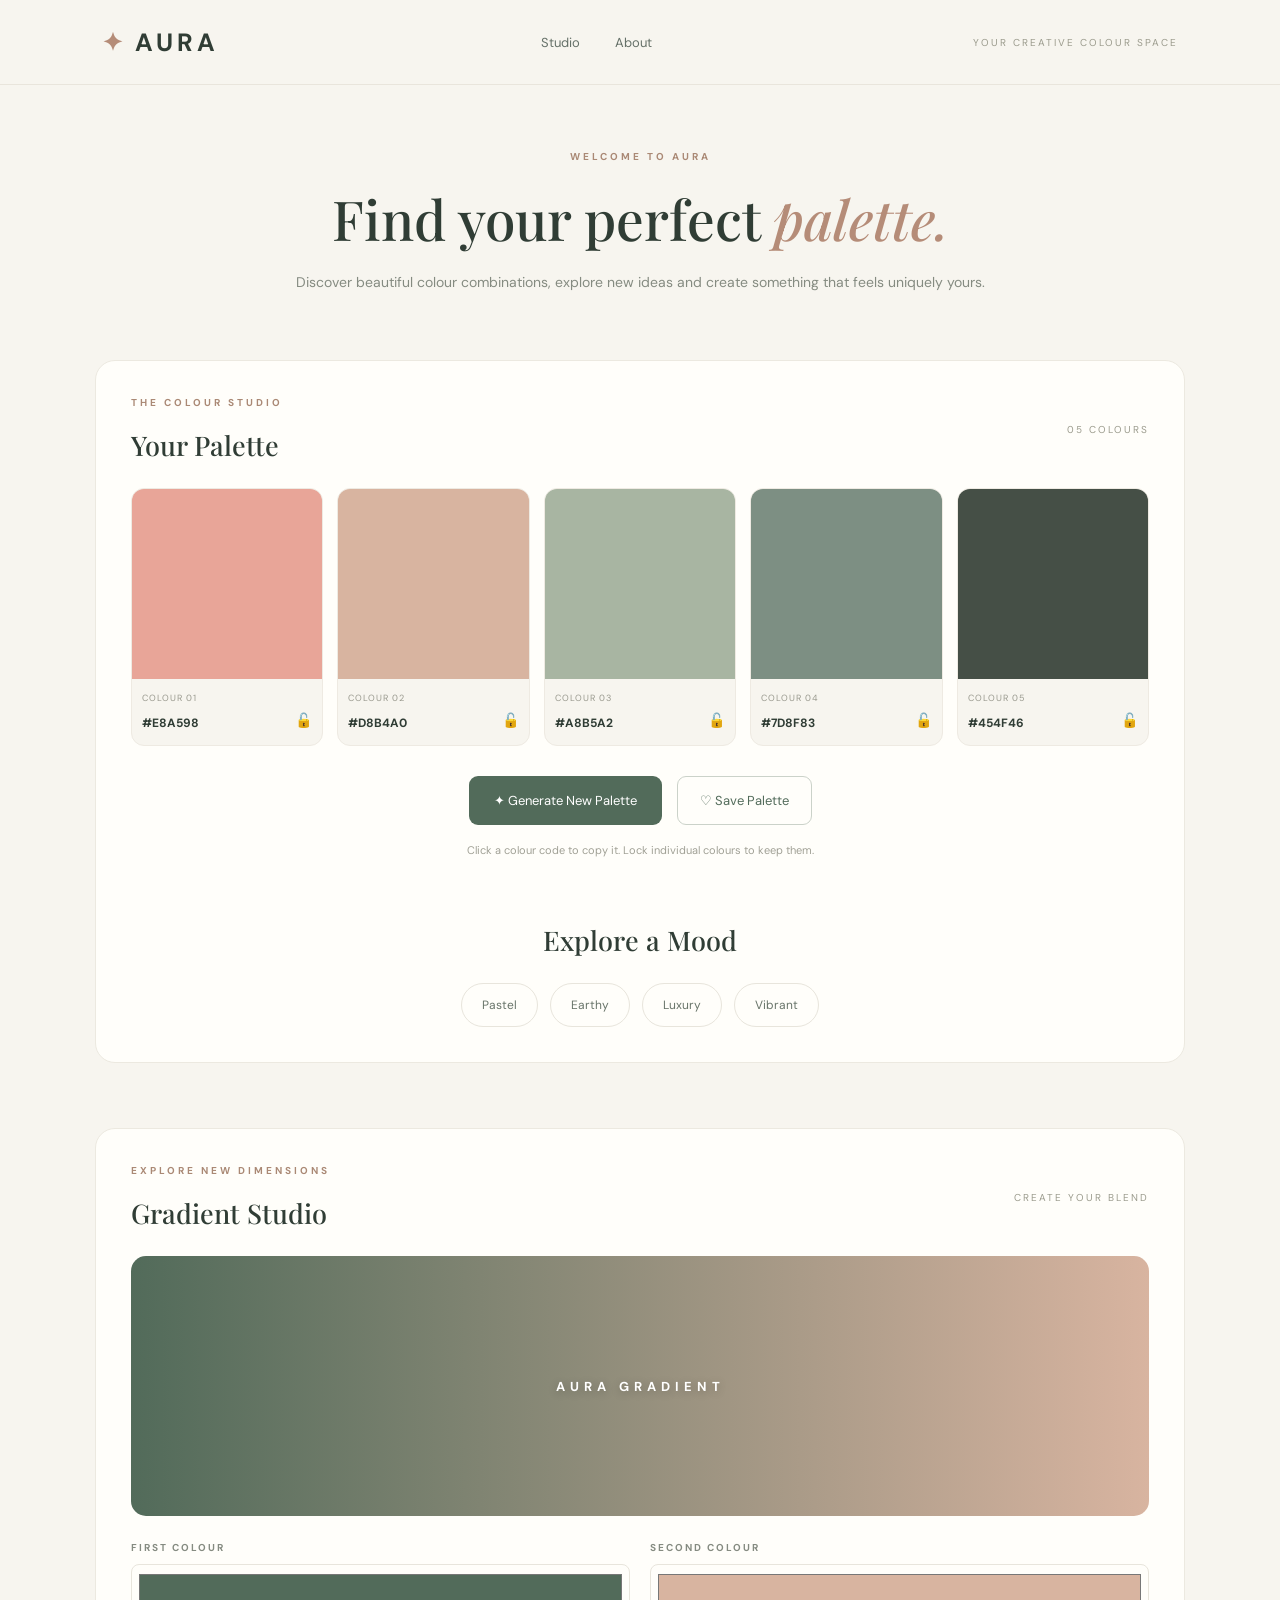
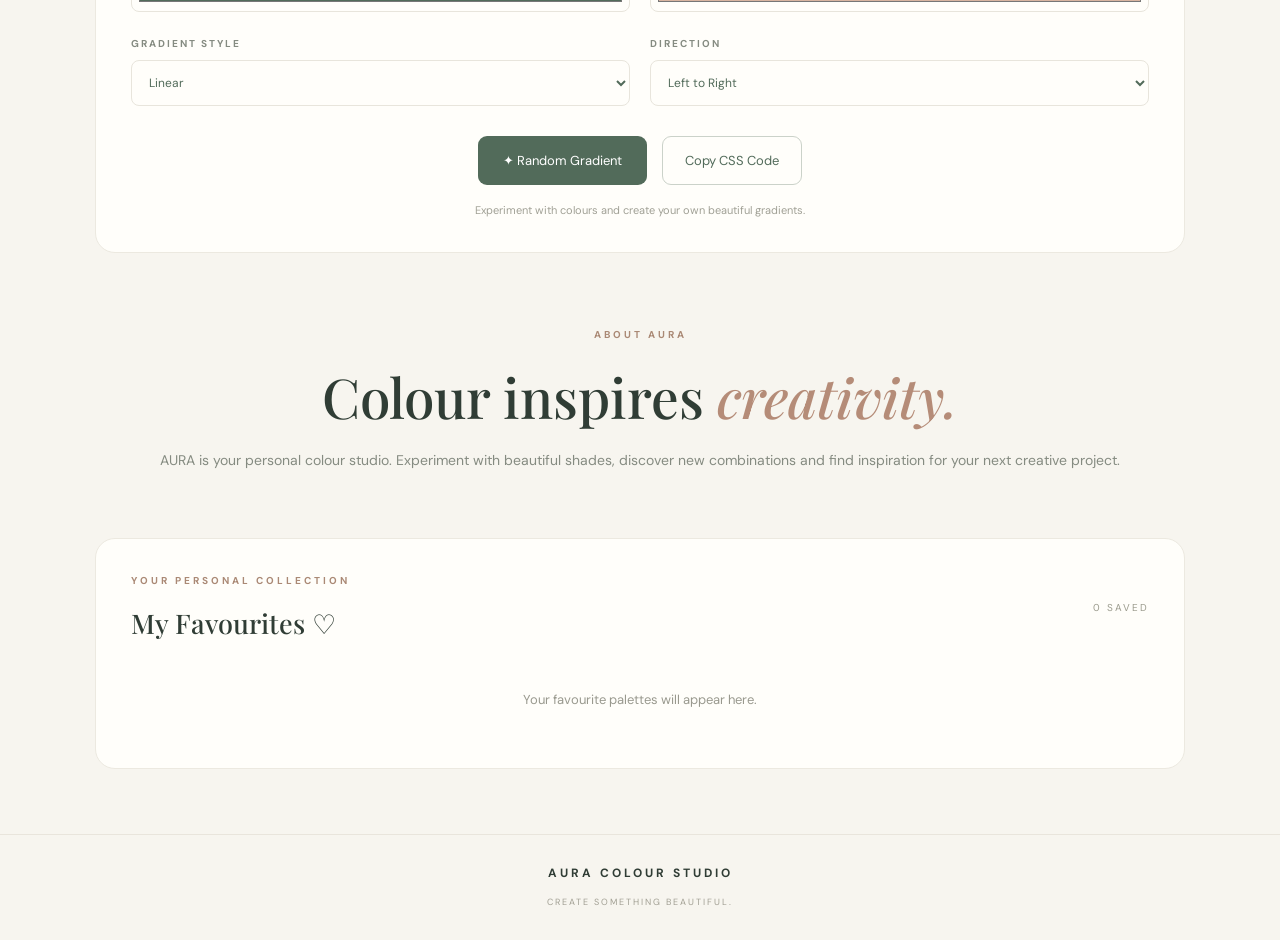
<file: AuraPaletteStudio/index.html>
<!DOCTYPE html>

<html lang="en">

<head>
    <meta charset="UTF-8">
    <meta name="viewport" content="width=device-width, initial-scale=1.0">


<title>AURA | Colour Palette Studio</title>

<link rel="stylesheet" href="style.css">


</head>

<body>


<!-- NAVIGATION -->
<header class="navbar">

    <div class="logo">
        <span class="logo-icon">✦</span>AURA
    </div>

    <nav>
        <a href="#studio">Studio</a>
        <a href="#about">About</a>
    </nav>

    <div class="header-label">
        YOUR CREATIVE COLOUR SPACE
    </div>

</header>


<!-- MAIN CONTAINER -->
<main class="container">

    <!-- INTRODUCTION -->
    <section class="intro">

        <p class="eyebrow">WELCOME TO AURA</p>

        <h1>Find your perfect <span>palette.</span></h1>

        <p class="description">
            Discover beautiful colour combinations, explore new ideas
            and create something that feels uniquely yours.
        </p>

    </section>


    <!-- PALETTE GENERATOR -->
    <section class="palette-section" id="studio">

        <div class="section-heading">

            <div>
                <p class="eyebrow">THE COLOUR STUDIO</p>
                <h2>Your Palette</h2>
            </div>

            <span class="palette-count">05 COLOURS</span>

        </div>


        <!-- COLOUR CARDS -->
        <div class="palette" id="palette">

            <div class="colour-card">

                <div class="colour-preview"></div>

                <div class="colour-info">
                    <span>COLOUR 01</span>
                    <strong>#E8A598</strong>
                    <button class="colour-lock" type="button">🔓</button>
                </div>

            </div>


            <div class="colour-card">

                <div class="colour-preview"></div>

                <div class="colour-info">
                    <span>COLOUR 02</span>
                    <strong>#D8B4A0</strong>
                    <button class="colour-lock" type="button">🔓</button>
                </div>

            </div>


            <div class="colour-card">

                <div class="colour-preview"></div>

                <div class="colour-info">
                    <span>COLOUR 03</span>
                    <strong>#A8B5A2</strong>
                    <button class="colour-lock" type="button">🔓</button>
                </div>

            </div>


            <div class="colour-card">

                <div class="colour-preview"></div>

                <div class="colour-info">
                    <span>COLOUR 04</span>
                    <strong>#7D8F83</strong>
                    <button class="colour-lock" type="button">🔓</button>
                </div>

            </div>


            <div class="colour-card">

                <div class="colour-preview"></div>

                <div class="colour-info">
                    <span>COLOUR 05</span>
                    <strong>#454F46</strong>
                    <button class="colour-lock" type="button">🔓</button>
                </div>

            </div>

        </div>


        <!-- ACTION BUTTONS -->
        <div class="palette-actions">

            <button id="generateBtn" class="generate-btn" type="button">
                ✦ Generate New Palette
            </button>

            <button id="saveBtn" class="secondary-btn" type="button">
                ♡ Save Palette
            </button>

        </div>


        <p class="hint">
            Click a colour code to copy it. Lock individual colours to keep them.
        </p>


        <!-- THEME OPTIONS -->
        <div class="theme-section">

            <h2>Explore a Mood</h2>

            <div class="theme-list">

                <button class="theme-btn" data-theme="pastel" type="button">
                    Pastel
                </button>

                <button class="theme-btn" data-theme="earthy" type="button">
                    Earthy
                </button>

                <button class="theme-btn" data-theme="luxury" type="button">
                    Luxury
                </button>

                <button class="theme-btn" data-theme="vibrant" type="button">
                    Vibrant
                </button>

            </div>

        </div>

    </section>

<!-- GRADIENT GENERATOR -->

<section class="gradient-section" id="gradients">


<div class="section-heading">

    <div>
        <p class="eyebrow">EXPLORE NEW DIMENSIONS</p>
        <h2>Gradient Studio</h2>
    </div>

    <span class="palette-count">CREATE YOUR BLEND</span>

</div>

<!-- GRADIENT PREVIEW -->
<div class="gradient-preview" id="gradientPreview">
    <span>AURA GRADIENT</span>
</div>

<!-- COLOUR CONTROLS -->
<div class="gradient-controls">

    <div class="gradient-colour">

        <label for="gradientColour1">FIRST COLOUR</label>

        <input type="color" id="gradientColour1" value="#526b5a">

    </div>

    <div class="gradient-colour">

        <label for="gradientColour2">SECOND COLOUR</label>

        <input type="color" id="gradientColour2" value="#d8b4a0">

    </div>

</div>

<!-- GRADIENT OPTIONS -->
<div class="gradient-options">

    <div class="gradient-option">

        <label for="gradientType">GRADIENT STYLE</label>

        <select id="gradientType">

            <option value="linear">Linear</option>

            <option value="radial">Radial</option>

        </select>

    </div>

    <div class="gradient-option">

        <label for="gradientDirection">DIRECTION</label>

        <select id="gradientDirection">

            <option value="to right">Left to Right</option>

            <option value="to left">Right to Left</option>

            <option value="to bottom">Top to Bottom</option>

            <option value="to top">Bottom to Top</option>

            <option value="135deg">Diagonal</option>

            <option value="45deg">Opposite Diagonal</option>

        </select>

    </div>

</div>

<!-- GRADIENT BUTTONS -->
<div class="gradient-actions">

    <button id="randomGradientBtn" class="generate-btn" type="button">
        ✦ Random Gradient
    </button>

    <button id="copyGradientBtn" class="secondary-btn" type="button">
        Copy CSS Code
    </button>

</div>

<p class="hint" id="gradientMessage">
    Experiment with colours and create your own beautiful gradients.
</p>


</section>


    <!-- ABOUT -->
    <section class="intro" id="about" style="margin-top: 75px;">

        <p class="eyebrow">ABOUT AURA</p>

        <h1>Colour inspires <span>creativity.</span></h1>

        <p class="description">
            AURA is your personal colour studio. Experiment with
            beautiful shades, discover new combinations and find
            inspiration for your next creative project.
        </p>

    </section>
	
	<!-- MY FAVOURITES SECTION -->

<section class="favourites-section" id="favourites">


<div class="section-heading">

    <div>
        <p class="eyebrow">YOUR PERSONAL COLLECTION</p>
        <h2>My Favourites ♡</h2>
    </div>

    <span class="palette-count" id="favouriteCount">0 SAVED</span>

</div>

<div class="favourites-grid" id="favouritesGrid">

    <p class="empty-message">
        Your favourite palettes will appear here.
    </p>

</div>


</section>


</main>


<!-- FOOTER -->
<footer>

    <p>AURA COLOUR STUDIO</p>

    <span>CREATE SOMETHING BEAUTIFUL.</span>

</footer>


<!-- JAVASCRIPT -->
<script src="script.js"></script>


</body>

</html>
</file>
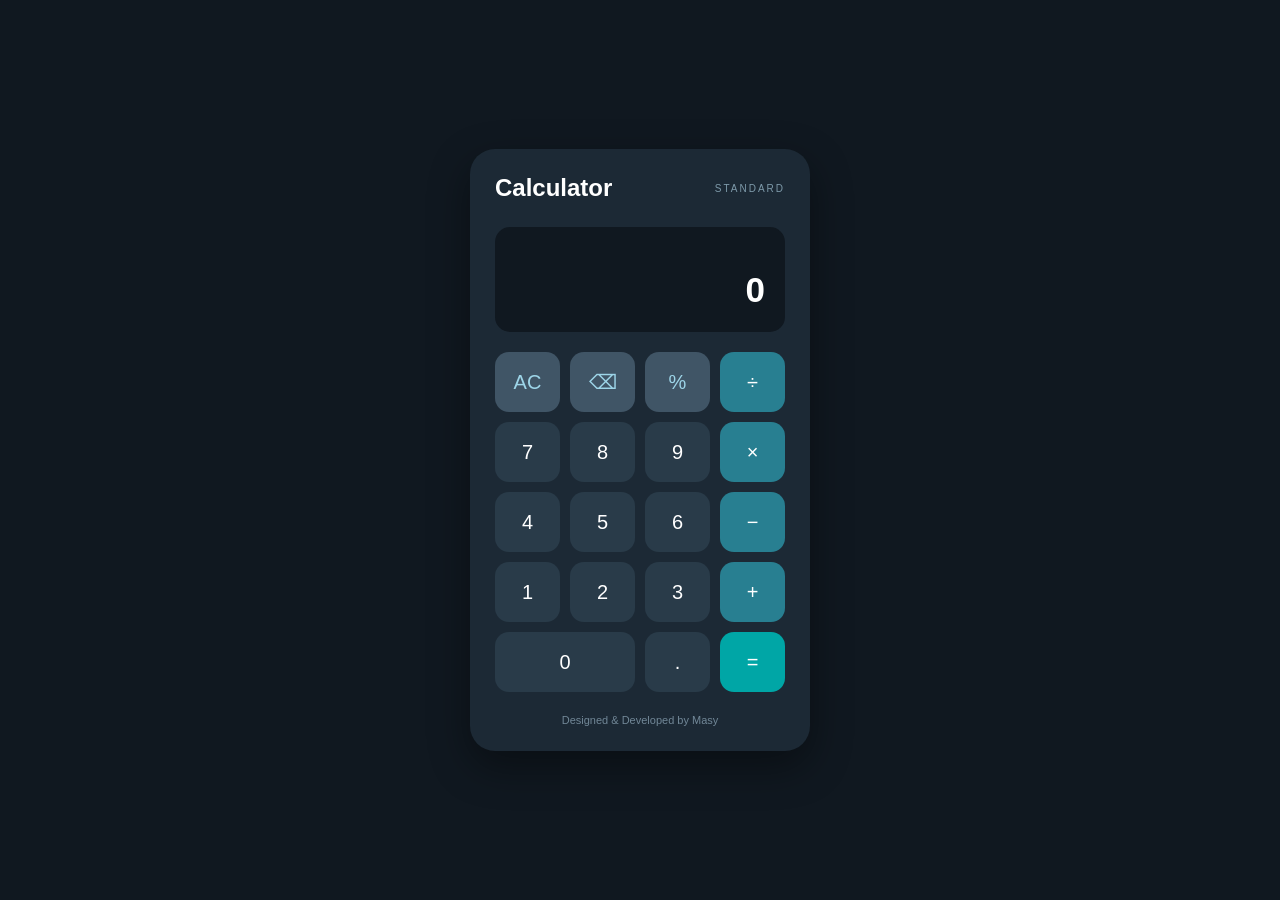
<file: ModernCalculator/index.html>
<!DOCTYPE html>
<html lang="en">
<head>
    <meta charset="UTF-8">
    <meta name="viewport" content="width=device-width, initial-scale=1.0">
    <title>Modern Calculator</title>

    <link rel="stylesheet" href="style.css">
</head>

<body>

    <div class="calculator">

        <div class="calculator-header">
            <h2>Calculator</h2>
            <span>STANDARD</span>
        </div>

        <div class="display">
            <div id="previous"></div>
            <div id="current">0</div>
        </div>

        <div class="buttons">

            <button class="function" data-action="clear">AC</button>
            <button class="function" data-action="delete">⌫</button>
            <button class="function" data-action="percent">%</button>
            <button class="operator" data-operator="/">÷</button>

            <button data-number="7">7</button>
            <button data-number="8">8</button>
            <button data-number="9">9</button>
            <button class="operator" data-operator="*">×</button>

            <button data-number="4">4</button>
            <button data-number="5">5</button>
            <button data-number="6">6</button>
            <button class="operator" data-operator="-">−</button>

            <button data-number="1">1</button>
            <button data-number="2">2</button>
            <button data-number="3">3</button>
            <button class="operator" data-operator="+">+</button>

            <button class="zero" data-number="0">0</button>
            <button data-action="decimal">.</button>
            <button class="equals" data-action="calculate">=</button>

        </div>

        <p class="footer">Designed & Developed by Masy</p>

    </div>

    <script src="script.js"></script>

</body>
</html>
</file>
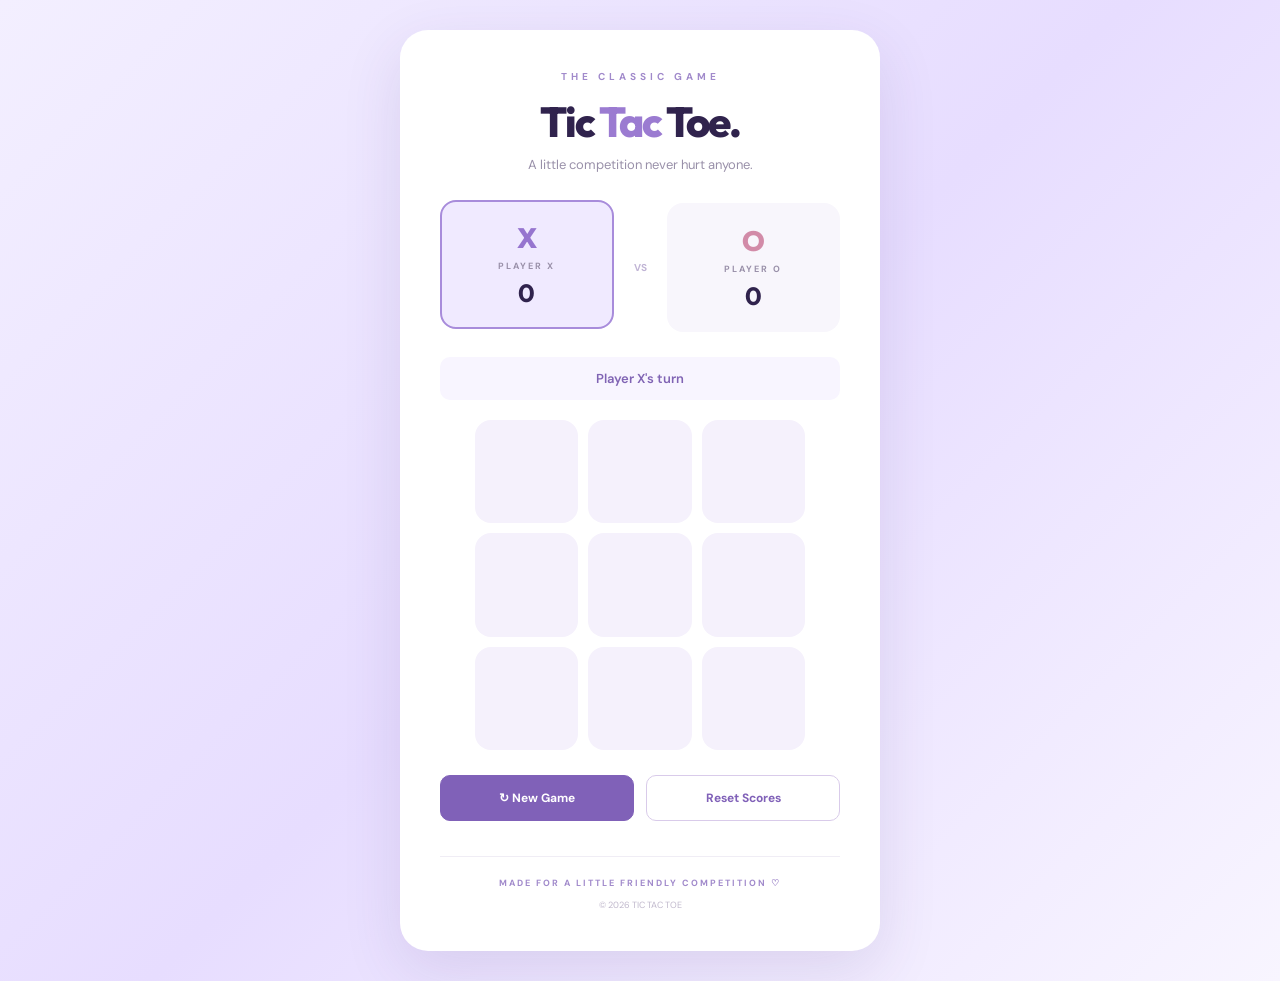
<file: TicTacToeGame/index.html>
<!DOCTYPE html>

<html lang="en">

<head>
    <meta charset="UTF-8">
    <meta name="viewport" content="width=device-width, initial-scale=1.0">


<title>Tic Tac Toe | Play With Friends</title>

<link rel="stylesheet" href="style.css">


</head>

<body>


<main class="game-container">

    <!-- HEADER -->
    <header class="header">

        <p class="eyebrow">THE CLASSIC GAME</p>

        <h1>Tic <span>Tac</span> Toe.</h1>

        <p class="subtitle">
            A little competition never hurt anyone.
        </p>

    </header>


    <!-- SCOREBOARD -->
    <section class="scoreboard">

        <div class="player-score active" id="playerX">

            <span class="player-symbol">X</span>

            <p>PLAYER X</p>

            <h2 id="scoreX">0</h2>

        </div>


        <div class="score-divider">VS</div>


        <div class="player-score" id="playerO">

            <span class="player-symbol">O</span>

            <p>PLAYER O</p>

            <h2 id="scoreO">0</h2>

        </div>

    </section>


    <!-- GAME STATUS -->
    <div class="game-status" id="gameStatus" aria-live="polite">
        Player X's turn
    </div>


    <!-- GAME BOARD -->
    <section class="game-board" id="gameBoard">

        <button class="cell" data-index="0" aria-label="Cell 1"></button>

        <button class="cell" data-index="1" aria-label="Cell 2"></button>

        <button class="cell" data-index="2" aria-label="Cell 3"></button>

        <button class="cell" data-index="3" aria-label="Cell 4"></button>

        <button class="cell" data-index="4" aria-label="Cell 5"></button>

        <button class="cell" data-index="5" aria-label="Cell 6"></button>

        <button class="cell" data-index="6" aria-label="Cell 7"></button>

        <button class="cell" data-index="7" aria-label="Cell 8"></button>

        <button class="cell" data-index="8" aria-label="Cell 9"></button>

    </section>


    <!-- GAME BUTTONS -->
    <div class="game-buttons">

        <button id="newGameBtn" class="new-game-btn">
            ↻ New Game
        </button>

        <button id="resetBtn" class="reset-btn">
            Reset Scores
        </button>

    </div>


    <!-- FOOTER -->
    <footer>

        <p>MADE FOR A LITTLE FRIENDLY COMPETITION ♡</p>

        <span>© 2026 TIC TAC TOE</span>

    </footer>

</main>


<script src="script.js"></script>


</body>

</html>
</file>
<file: AuraPaletteStudio/style.css>
@import url('https://fonts.googleapis.com/css2?family=DM+Sans:wght@400;500;600;700&family=Playfair+Display:wght@500;600;700&display=swap');

* {
  margin: 0;
  padding: 0;
  box-sizing: border-box;
  }

html {
scroll-behavior: smooth;
}

body {
background: #f7f5ef;
color: #303d35;
font-family: 'DM Sans', sans-serif;
}

/* NAVIGATION */

.navbar {
height: 85px;
padding: 0 8%;
display: flex;
align-items: center;
justify-content: space-between;
border-bottom: 1px solid #e9e5dc;
}

.logo {
font-size: 25px;
font-weight: 700;
letter-spacing: 4px;
}

.logo-icon {
color: #b58c78;
margin-right: 8px;
}

nav {
display: flex;
gap: 35px;
}

nav a {
text-decoration: none;
color: #657068;
font-size: 13px;
transition: 0.3s;
}

nav a:hover {
color: #b58c78;
}

.header-label {
font-size: 10px;
letter-spacing: 2px;
color: #9b9b8d;
}

/* MAIN CONTAINER */

.container {
max-width: 1150px;
margin: auto;
padding: 65px 30px;
}

/* INTRODUCTION */

.intro {
text-align: center;
margin-bottom: 65px;
}

.eyebrow {
color: #aa8975;
font-size: 10px;
font-weight: 700;
letter-spacing: 3px;
margin-bottom: 18px;
}

.intro h1 {
font-family: 'Playfair Display', serif;
font-size: clamp(35px, 5vw, 55px);
font-weight: 500;
margin-bottom: 15px;
}

.intro h1 span {
color: #b58c78;
font-style: italic;
}

.description {
color: #858b81;
font-size: 14px;
line-height: 1.8;
}

/* PALETTE SECTION */

.palette-section {
background: #fffefa;
padding: 35px;
border-radius: 20px;
border: 1px solid #ece9e0;
}

.section-heading {
display: flex;
justify-content: space-between;
align-items: center;
margin-bottom: 25px;
}

.section-heading h2,
.theme-section h2 {
font-family: 'Playfair Display', serif;
font-size: 27px;
font-weight: 500;
}

.palette-count {
color: #9b9b8d;
font-size: 10px;
letter-spacing: 2px;
}

/* COLOUR CARDS */

.palette {
display: grid;
grid-template-columns: repeat(5, 1fr);
gap: 14px;
}

.colour-card {
overflow: hidden;
border-radius: 13px;
background: #f7f5ef;
border: 1px solid #eeeae2;
transition: transform 0.3s;
}

.colour-card:hover {
transform: translateY(-5px);
}

.colour-preview {
height: 190px;
background: #e8a598;
}

.colour-info {
padding: 13px 10px;
}

.colour-info span {
display: block;
color: #99998e;
font-size: 9px;
letter-spacing: 1px;
margin-bottom: 7px;
}

.colour-info strong {
font-size: 12px;
cursor: pointer;
}

/* BUTTONS */

.palette-actions {
display: flex;
justify-content: center;
gap: 15px;
margin-top: 30px;
}

button {
font-family: 'DM Sans', sans-serif;
cursor: pointer;
transition: 0.3s;
}

.generate-btn {
background: #526b5a;
color: white;
border: none;
padding: 15px 25px;
border-radius: 9px;
font-size: 13px;
}

.generate-btn:hover {
background: #3e5546;
transform: translateY(-2px);
}

.secondary-btn {
background: transparent;
color: #526b5a;
border: 1px solid #cbd2c9;
padding: 15px 22px;
border-radius: 9px;
font-size: 13px;
}

.secondary-btn:hover {
background: #edf0eb;
}

.hint {
text-align: center;
color: #a0a095;
font-size: 11px;
margin-top: 18px;
}

/* THEME SECTION */

.theme-section {
margin-top: 65px;
text-align: center;
}

.theme-section h2 {
margin-bottom: 25px;
}

.theme-list {
display: flex;
justify-content: center;
flex-wrap: wrap;
gap: 12px;
}

.theme-btn {
background: #fffefa;
border: 1px solid #e8e5dc;
color: #687469;
border-radius: 30px;
padding: 13px 20px;
font-size: 12px;
}

.theme-btn:hover {
background: #526b5a;
color: white;
border-color: #526b5a;
}

/* FOOTER */

footer {
border-top: 1px solid #e9e5dc;
padding: 30px;
text-align: center;
}

footer p {
font-size: 12px;
font-weight: 700;
letter-spacing: 3px;
margin-bottom: 8px;
}

footer span {
color: #a19f93;
font-size: 9px;
letter-spacing: 2px;
}

/* RESPONSIVE DESIGN */

@media (max-width: 700px) {

```
.navbar {
    padding: 0 20px;
}

.header-label {
    display: none;
}

nav {
    gap: 15px;
}

.container {
    padding: 45px 15px;
}

.palette-section {
    padding: 20px;
}

.palette {
    grid-template-columns: repeat(2, 1fr);
}

.colour-preview {
    height: 130px;
}

.palette-actions {
    flex-direction: column;
}

.section-heading h2 {
    font-size: 22px;
}


}

@media (max-width: 380px) {


.palette {
    grid-template-columns: 1fr;
}


}

/* INDIVIDUAL COLOUR LOCKING */

.colour-info {
    position: relative;
}

.colour-lock {
    float: right;
    background: transparent;
    border: none;
    font-size: 14px;
    padding: 0;
    cursor: pointer;
}

.colour-lock:hover {
    transform: scale(1.15);
}

.colour-card.locked {
    border: 2px solid #526b5a;
}

/* MY FAVOURITES SECTION */

.favourites-section {
    margin-top: 65px;
    background: #fffefa;
    padding: 35px;
    border-radius: 20px;
    border: 1px solid #ece9e0;
}

.favourites-grid {
    display: grid;
    grid-template-columns: repeat(2, 1fr);
    gap: 20px;
    margin-top: 25px;
}

.favourite-card {
    background: #f7f5ef;
    border: 1px solid #eeeae2;
    border-radius: 12px;
    padding: 15px;
}

.favourite-colours {
    display: flex;
    height: 75px;
    overflow: hidden;
    border-radius: 8px;
    margin-bottom: 15px;
}

.favourite-colours div {
    flex: 1;
}

.favourite-actions {
    display: flex;
    gap: 10px;
}

.favourite-actions button {
    flex: 1;
    padding: 10px;
    border-radius: 7px;
    font-size: 11px;
}

.use-palette {
    background: #526b5a;
    color: white;
    border: none;
}

.delete-palette {
    background: transparent;
    color: #a46f6f;
    border: 1px solid #d9c5c0;
}

.empty-message {
    color: #99998e;
    font-size: 13px;
    text-align: center;
    padding: 25px;
    grid-column: 1 / -1;
}

@media (max-width: 600px) {
    .favourites-grid {
        grid-template-columns: 1fr;
    }

    .favourites-section {
        padding: 20px;
    }
}

/* ========================================
   GRADIENT STUDIO
======================================== */

.gradient-section {
    margin-top: 65px;
    background: #fffefa;
    padding: 35px;
    border-radius: 20px;
    border: 1px solid #ece9e0;
}

.gradient-preview {
    height: 260px;
    border-radius: 15px;
    background: linear-gradient(to right, #526b5a, #d8b4a0);
    display: flex;
    justify-content: center;
    align-items: center;
    margin-top: 25px;
    overflow: hidden;
}

.gradient-preview span {
    color: white;
    font-size: 13px;
    font-weight: 700;
    letter-spacing: 5px;
    text-shadow: 0 2px 8px rgba(0, 0, 0, 0.25);
}

.gradient-controls {
    display: flex;
    gap: 20px;
    margin-top: 25px;
}

.gradient-colour {
    flex: 1;
    display: flex;
    flex-direction: column;
    gap: 10px;
}

.gradient-colour label,
.gradient-option label {
    font-size: 10px;
    letter-spacing: 2px;
    color: #858b81;
    font-weight: 700;
}

.gradient-colour input {
    width: 100%;
    height: 48px;
    border: 1px solid #e8e5dc;
    border-radius: 8px;
    padding: 5px;
    background: #fffefa;
    cursor: pointer;
}

.gradient-options {
    display: flex;
    gap: 20px;
    margin-top: 25px;
}

.gradient-option {
    flex: 1;
    display: flex;
    flex-direction: column;
    gap: 10px;
}

.gradient-option select {
    padding: 13px;
    border: 1px solid #e8e5dc;
    border-radius: 8px;
    background: #fffefa;
    color: #526b5a;
    font-family: 'DM Sans', sans-serif;
    font-size: 12px;
    outline: none;
}

.gradient-actions {
    display: flex;
    justify-content: center;
    gap: 15px;
    margin-top: 30px;
}

@media (max-width: 600px) {

    .gradient-section {
        padding: 20px;
    }

    .gradient-controls,
    .gradient-options {
        flex-direction: column;
    }

    .gradient-actions {
        flex-direction: column;
    }

    .gradient-preview {
        height: 190px;
    }

}
</file>
<file: ModernCalculator/style.css>
* {
    margin: 0;
    padding: 0;
    box-sizing: border-box;
}

body {
    min-height: 100vh;
    display: flex;
    justify-content: center;
    align-items: center;
    background: #101820;
    font-family: Arial, sans-serif;
}

.calculator {
    width: 340px;
    padding: 25px;
    background: #1c2935;
    border-radius: 25px;
    box-shadow: 0 15px 40px rgba(0,0,0,0.4);
}

.calculator-header {
    display: flex;
    justify-content: space-between;
    align-items: center;
    color: white;
    margin-bottom: 25px;
}

.calculator-header span {
    font-size: 10px;
    letter-spacing: 2px;
    color: #7e9aaa;
}

.display {
    background: #101820;
    padding: 20px;
    border-radius: 15px;
    text-align: right;
    margin-bottom: 20px;
    min-height: 105px;
    display: flex;
    flex-direction: column;
    justify-content: center;
    overflow: hidden;
}

#previous {
    color: #7e9aaa;
    font-size: 15px;
    min-height: 20px;
}

#current {
    color: white;
    font-size: 35px;
    font-weight: bold;
    overflow-wrap: anywhere;
}

.buttons {
    display: grid;
    grid-template-columns: repeat(4, 1fr);
    gap: 10px;
}

button {
    height: 60px;
    border: none;
    border-radius: 14px;
    background: #293b49;
    color: white;
    font-size: 20px;
    cursor: pointer;
    transition: 0.2s;
}

button:hover {
    background: #3a5263;
}

button:active {
    transform: scale(0.94);
}

.function {
    background: #405566;
    color: #9dd5e8;
}

.operator {
    background: #287f91;
}

.operator:hover {
    background: #329db1;
}

.equals {
    background: #00a6a6;
}

.equals:hover {
    background: #00c2bd;
}

.zero {
    grid-column: span 2;
}

.footer {
    color: #718797;
    text-align: center;
    font-size: 11px;
    margin-top: 22px;
}
</file>
<file: TicTacToeGame/style.css>
@import url('https://fonts.googleapis.com/css2?family=DM+Sans:wght@400;500;600;700&family=Outfit:wght@400;500;600;700;800&display=swap');

* {
    margin: 0;
    padding: 0;
    box-sizing: border-box;
}

body {
    min-height: 100vh;
    background: linear-gradient(135deg, #f3efff, #e7ddff, #f8f5ff);
    font-family: 'DM Sans', sans-serif;
    display: flex;
    justify-content: center;
    align-items: center;
    padding: 30px 15px;
    color: #30234d;
}

.game-container {
    width: 100%;
    max-width: 480px;
    background: #ffffff;
    padding: 40px;
    border-radius: 28px;
    box-shadow: 0 20px 60px rgba(77, 52, 125, 0.12);
    text-align: center;
}

/* HEADER */

.header {
    margin-bottom: 30px;
}

.eyebrow {
    font-size: 10px;
    font-weight: 700;
    letter-spacing: 4px;
    color: #a18acb;
    margin-bottom: 12px;
}

.header h1 {
    font-family: 'Outfit', sans-serif;
    font-size: 42px;
    font-weight: 800;
    letter-spacing: -2px;
    color: #30234d;
}

.header h1 span {
    color: #9b7bd1;
}

.subtitle {
    font-size: 13px;
    color: #9990a9;
    margin-top: 8px;
}

/* SCOREBOARD */

.scoreboard {
    display: flex;
    align-items: center;
    justify-content: center;
    gap: 20px;
    margin-bottom: 25px;
}

.player-score {
    flex: 1;
    padding: 18px 10px;
    background: #f8f6fc;
    border: 2px solid transparent;
    border-radius: 16px;
    transition: 0.3s ease;
}

.player-score.active {
    background: #f0eaff;
    border-color: #a88cdb;
    transform: translateY(-3px);
}

.player-symbol {
    font-family: 'Outfit', sans-serif;
    font-size: 28px;
    font-weight: 800;
    color: #9675cf;
}

.player-score:nth-child(3) .player-symbol {
    color: #d28ba8;
}

.player-score p {
    font-size: 9px;
    font-weight: 700;
    letter-spacing: 2px;
    color: #9990a9;
    margin-top: 5px;
}

.player-score h2 {
    font-family: 'Outfit', sans-serif;
    font-size: 25px;
    margin-top: 5px;
    color: #30234d;
}

.score-divider {
    font-size: 10px;
    font-weight: 700;
    color: #c0b4d5;
}

/* GAME STATUS */

.game-status {
    font-size: 13px;
    font-weight: 600;
    color: #8064b4;
    background: #f8f5ff;
    padding: 13px;
    border-radius: 10px;
    margin-bottom: 20px;
}

/* GAME BOARD */

.game-board {
    display: grid;
    grid-template-columns: repeat(3, 1fr);
    gap: 10px;
    width: 100%;
    max-width: 330px;
    margin: 0 auto;
}

.cell {
    aspect-ratio: 1 / 1;
    border: none;
    border-radius: 16px;
    background: #f5f1fc;
    font-family: 'Outfit', sans-serif;
    font-size: 48px;
    font-weight: 800;
    color: #9675cf;
    cursor: pointer;
    transition: 0.2s ease;
}

.cell:hover:not(:disabled) {
    background: #ece3fc;
    transform: scale(1.04);
}

.cell.x {
    color: #9675cf;
}

.cell.o {
    color: #d28ba8;
}

.cell:disabled {
    cursor: default;
}

.cell.winner {
    background: #e7dcfb;
    box-shadow: inset 0 0 0 2px #a88cdb;
    animation: winnerPulse 0.6s ease;
}

@keyframes winnerPulse {
    0% {
        transform: scale(1);
    }
    50% {
        transform: scale(1.08);
    }
    100% {
        transform: scale(1);
    }
}

/* BUTTONS */

.game-buttons {
    display: flex;
    gap: 12px;
    margin-top: 25px;
}

.game-buttons button {
    flex: 1;
    padding: 14px 10px;
    border-radius: 10px;
    font-family: 'DM Sans', sans-serif;
    font-size: 12px;
    font-weight: 700;
    cursor: pointer;
    transition: 0.2s ease;
}

.new-game-btn {
    background: #8061b8;
    color: white;
    border: 1px solid #8061b8;
}

.new-game-btn:hover {
    background: #694a9e;
    transform: translateY(-2px);
}

.reset-btn {
    background: white;
    color: #8061b8;
    border: 1px solid #d9cbea;
}

.reset-btn:hover {
    background: #f6f1fc;
    transform: translateY(-2px);
}

/* FOOTER */

footer {
    margin-top: 35px;
    border-top: 1px solid #f0edf5;
    padding-top: 20px;
}

footer p {
    font-size: 9px;
    font-weight: 700;
    letter-spacing: 2px;
    color: #a18acb;
}

footer span {
    display: block;
    font-size: 9px;
    color: #c0b8cc;
    margin-top: 10px;
}

/* MOBILE RESPONSIVENESS */

@media (max-width: 500px) {
    .game-container {
        padding: 25px 18px;
    }

    .header h1 {
        font-size: 36px;
    }

    .cell {
        font-size: 40px;
    }

    .scoreboard {
        gap: 10px;
    }

    .game-buttons {
        flex-direction: column;
    }
}
</file>
